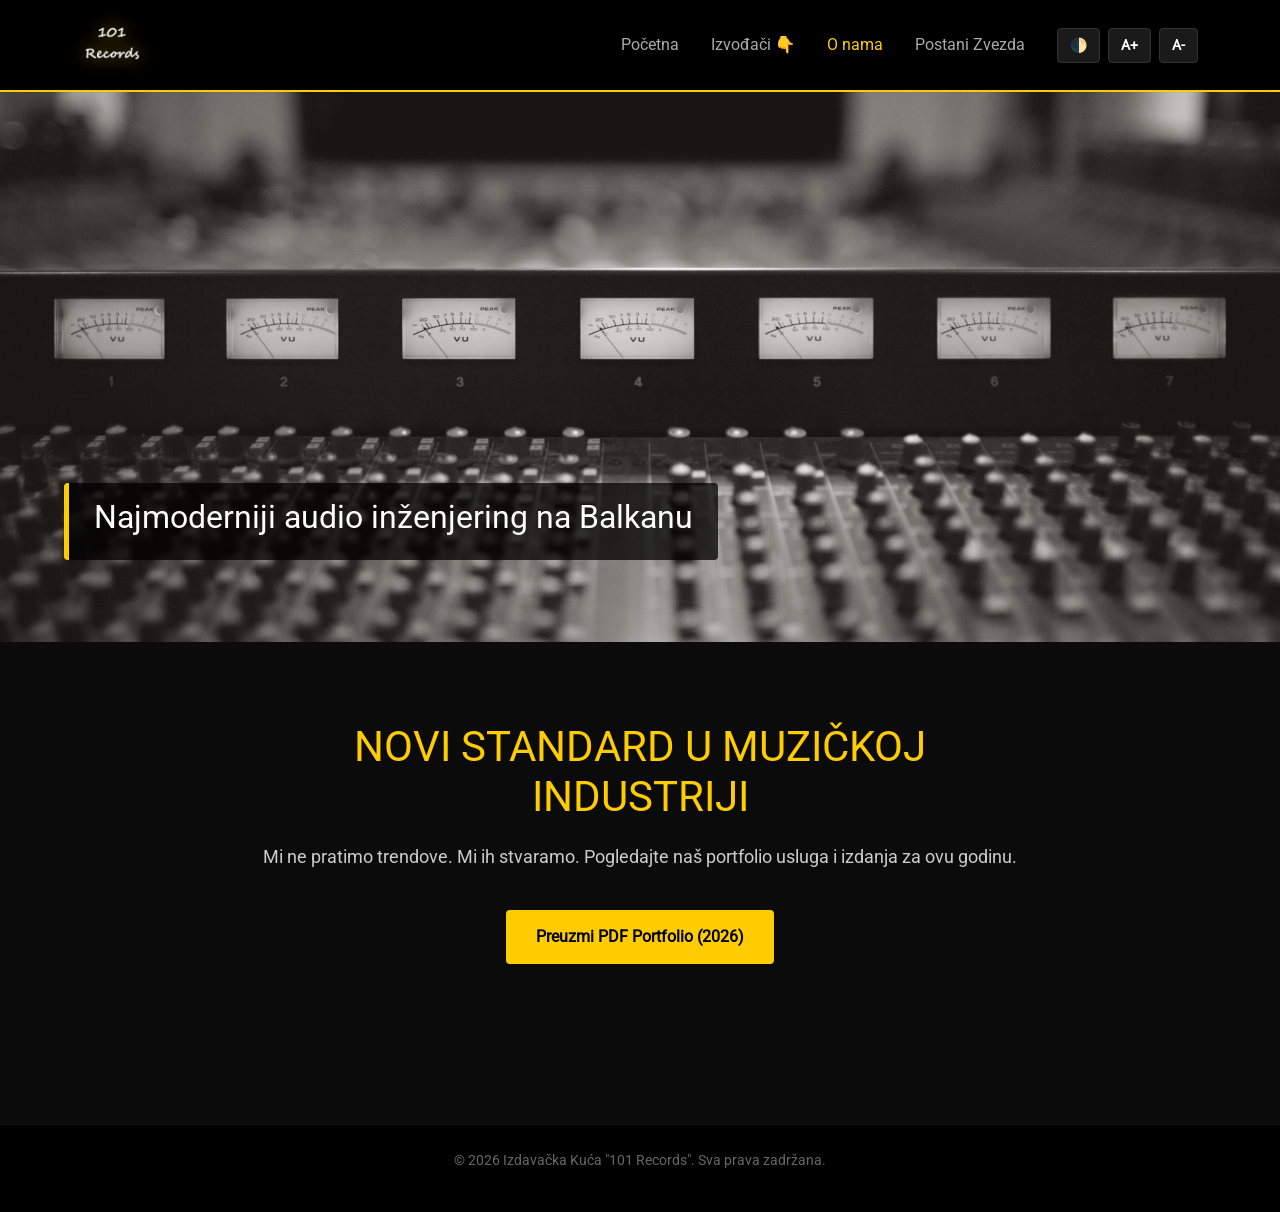
<file: index.html>
<!DOCTYPE html>
<html lang="sr">
<head>
    <meta charset="UTF-8">
    <meta name="viewport" content="width=device-width, initial-scale=1.0">
    <title>Početna | 101 Records</title>
    <link rel="icon" type="image/png" href="slike/logo.png">
    <link rel="stylesheet" href="css/bootstrap.min.css">
    <link rel="stylesheet" href="css/stilovi.css">
</head>
<body>

    <nav class="navbar navbar-expand-lg navbar-dark glavna-navigacija">
    <div class="container nav-kontejner">
        <a href="index.html" class="navbar-brand logo-link">
            <img src="slike/logo.png" alt="LZ Logo" class="sajt-logo">
        </a>

        <button class="navbar-toggler" type="button" data-bs-toggle="collapse" data-bs-target="#navbarNav" aria-controls="navbarNav" aria-expanded="false" aria-label="Toggle navigation">
            <span class="navbar-toggler-icon"></span>
        </button>

        <div class="collapse navbar-collapse" id="navbarNav">
            <ul class="navbar-nav nav-meni ms-auto align-items-center">
                <li class="nav-item"><a class="nav-link" href="index.html">Početna</a></li>
                
                <li class="nav-item ima-mega-meni">
                    <a href="izdanja.html" class="nav-link kategorije-link">Izvođači 👇</a>
                    <div class="mega-meni">
                        <div class="mega-meni-red">
                            <div class="mega-kolona">
                                <h4>Mainstream / Trap</h4>
                                <a href="izdanja.html#voyage-nucci">Voyage</a>
                                <a href="izdanja.html#relja">Klinac</a>
                            </div>
                            <div class="mega-kolona">
                                <h4>Hip-Hop & Production</h4>
                                <a href="izdanja.html#coby">Coby</a>
                                <a href="izdanja.html#mili">Relja</a>
                            </div>
                            <div class="mega-kolona">
                                <h4>Novi Talas</h4>
                                <a href="izdanja.html#crni-cerak">Rouzi</a>
                                <a href="izdanja.html#zera">Ba$ha</a>
                            </div>
                        </div>
                    </div>
                </li>
                
                <li class="nav-item"><a class="nav-link aktivno" href="o-nama.html">O nama</a></li>
                <li class="nav-item"><a class="nav-link" href="kontakt.html">Postani Zvezda</a></li>
            </ul>

            <div class="kontrole-pristupacnosti ms-lg-3 mt-3 mt-lg-0">
                <button id="promeni-mod" class="kontrola-btn" title="Promeni mod (Svetlo/Tamno)">🌓</button>
                <button id="povecaj-tekst" class="kontrola-btn" title="Povećaj slova">A+</button>
                <button id="smanji-tekst" class="kontrola-btn" title="Smanji slova">A-</button>
            </div>
        </div>
    </div>
</nav>

    <section id="slajder-sekcija">
        <div class="slajder-kontejner">
            <div class="slajd aktivni-slajd">
                <img src="slike/studio1.jpg" alt="Moderni muzički studio">
                <div class="tekst-slajda"><h2>Najmoderniji audio inženjering na Balkanu</h2></div>
            </div>
            <div class="slajd">
                <img src="slike/nastup.jpg" alt="Trap izvođač na bini">
                <div class="tekst-slajda"><h2>Dominiramo striming platformama</h2></div>
            </div>
            <div class="slajd">
                <img src="slike/spot.jpg" alt="Snimanje spota">
                <div class="tekst-slajda"><h2>Vizuelni identitet visoke produkcije</h2></div>
            </div>
        </div>
    </section>

    <main id="glavni-sadrzaj">
        <section class="promocija-izdanja">
            <h1 class="glavni-naslov">Novi Standard U Muzičkoj Industriji</h1>
            <p class="podnaslov">Mi ne pratimo trendove. Mi ih stvaramo. Pogledajte naš portfolio usluga i izdanja za ovu godinu.</p>
            <div class="promo-akcija">
                <a href="portfolio.docx.pdf" download class="dugme-katalog">Preuzmi PDF Portfolio (2026)</a>
            </div>
        </section>
    </main>

    <footer>
        <p>&copy; 2026 Izdavačka Kuća "101 Records". Sva prava zadržana.</p>
    </footer>

    <script src="js/jquery.min.js"></script>
    <script src="js/bootstrap.bundle.js"></script>
    <script src="js/skripta.js"></script> 
</body>
</html>
</file>
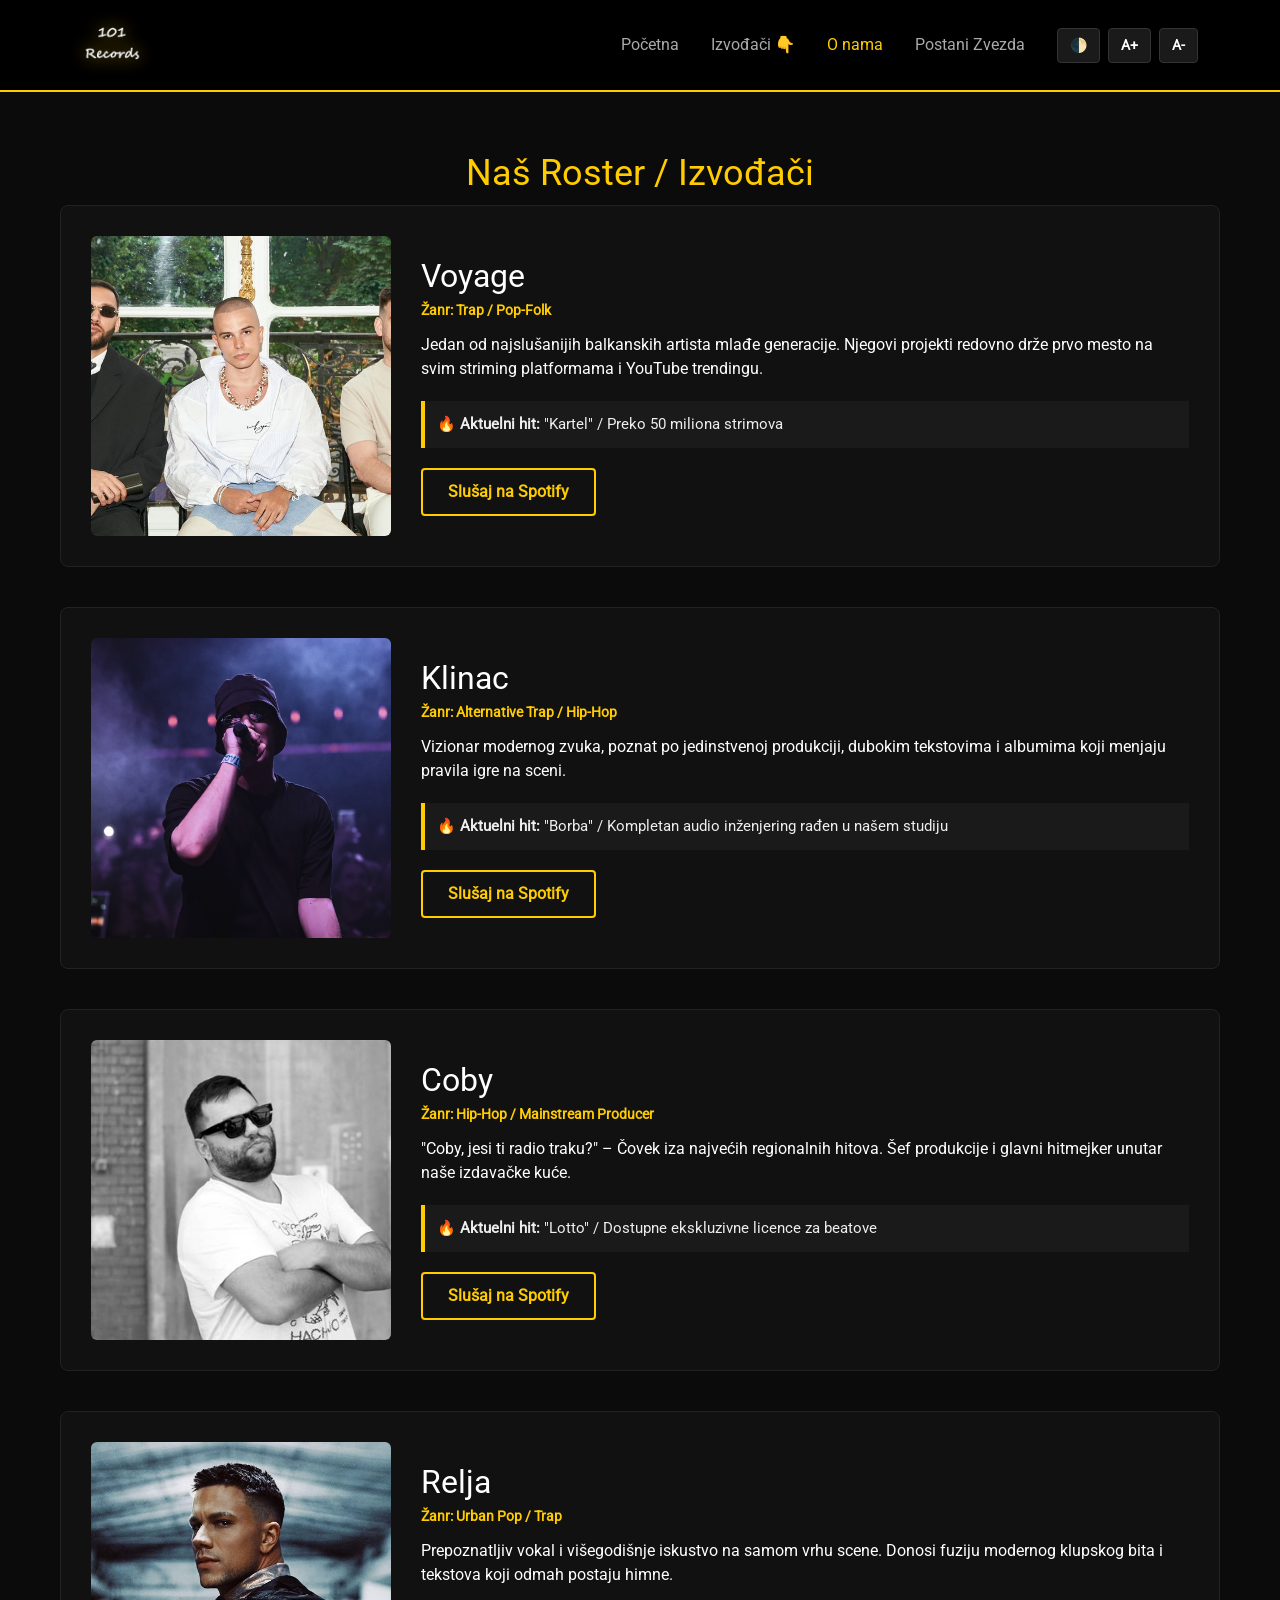
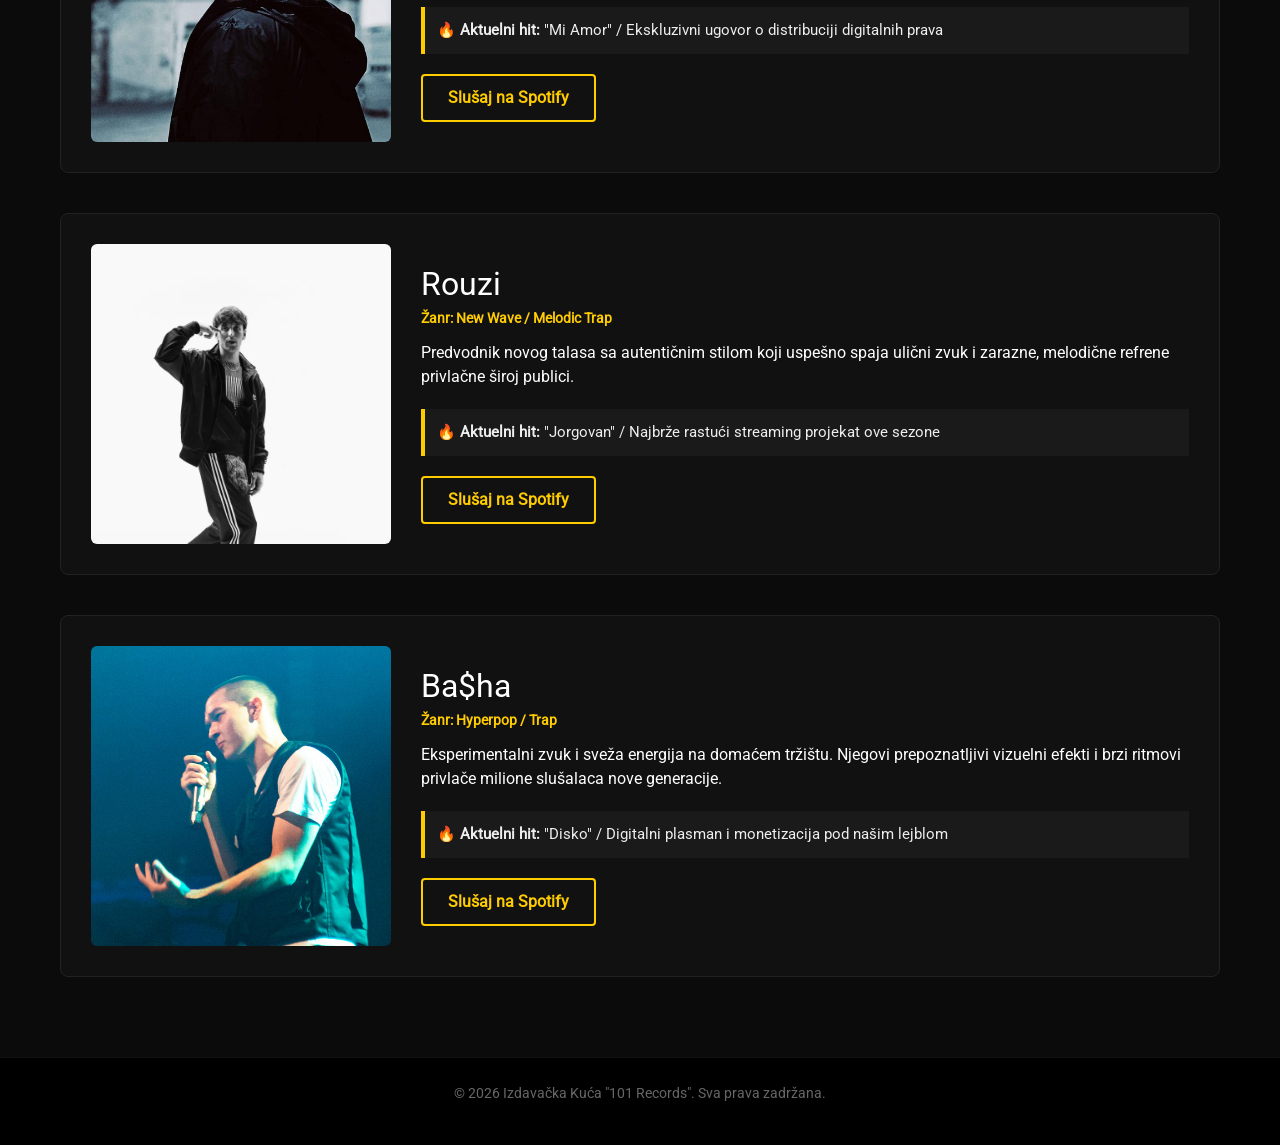
<file: izdanja.html>
<!DOCTYPE html>
<html lang="sr">
<head>
    <meta charset="UTF-8">
    <meta name="viewport" content="width=device-width, initial-scale=1.0">
    <title>Izdanja | 101 Records</title>
    <link rel="icon" type="image/png" href="slike/logo.png">
    <link rel="stylesheet" href="css/bootstrap.min.css">
    <link rel="stylesheet" href="css/stilovi.css">
</head>
<body>

   <nav class="navbar navbar-expand-lg navbar-dark glavna-navigacija">
    <div class="container nav-kontejner">
        <a href="index.html" class="navbar-brand logo-link">
            <img src="slike/logo.png" alt="LZ Logo" class="sajt-logo">
        </a>
        <button class="navbar-toggler" type="button" data-bs-toggle="collapse" data-bs-target="#navbarNav" aria-controls="navbarNav" aria-expanded="false" aria-label="Toggle navigation">
            <span class="navbar-toggler-icon"></span>
        </button>

        <div class="collapse navbar-collapse" id="navbarNav">
            <ul class="navbar-nav nav-meni ms-auto align-items-center">
                <li class="nav-item"><a class="nav-link" href="index.html">Početna</a></li>
                
                <li class="nav-item ima-mega-meni">
                    <a href="izdanja.html" class="nav-link kategorije-link">Izvođači 👇</a>
                    <div class="mega-meni">
                        <div class="mega-meni-red">
                            <div class="mega-kolona">
                                <h4>Mainstream / Trap</h4>
                                <a href="izdanja.html#voyage-nucci">Voyage</a>
                                <a href="izdanja.html#relja">Klinac</a>
                            </div>
                            <div class="mega-kolona">
                                <h4>Hip-Hop & Production</h4>
                                <a href="izdanja.html#coby">Coby</a>
                                <a href="izdanja.html#mili">Relja</a>
                            </div>
                            <div class="mega-kolona">
                                <h4>Novi Talas</h4>
                                <a href="izdanja.html#crni-cerak">Rouzi</a>
                                <a href="izdanja.html#zera">Ba$ha</a>
                            </div>
                        </div>
                    </div>
                </li>
                
                <li class="nav-item"><a class="nav-link aktivno" href="o-nama.html">O nama</a></li>
                <li class="nav-item"><a class="nav-link" href="kontakt.html">Postani Zvezda</a></li>
            </ul>

            <div class="kontrole-pristupacnosti ms-lg-3 mt-3 mt-lg-0">
                <button id="promeni-mod" class="kontrola-btn" title="Promeni mod (Svetlo/Tamno)">🌓</button>
                <button id="povecaj-tekst" class="kontrola-btn" title="Povećaj slova">A+</button>
                <button id="smanji-tekst" class="kontrola-btn" title="Smanji slova">A-</button>
            </div>
        </div>
    </div>
</nav>

    <div class="kontejner-stranice">
        <h1 class="stranica-naslov">Naš Roster / Izvođači</h1>

        <div class="mreza-izdanja-vertikalna">

            <section class="profil-izvodjaca" id="voyage-nucci">
                <div class="foto-blok">
                    <img src="slike/voyage.jpg" alt="Voyage">
                </div>
                <div class="info-blok">
                    <h2>Voyage</h2>
                    <p class="zanr-oznaka">Žanr: Trap / Pop-Folk</p>
                    <p class="biografija">Jedan od najslušanijih balkanskih artista mlađe generacije. Njegovi projekti redovno drže prvo mesto na svim striming platformama i YouTube trendingu.</p>
                    <div class="izdanje-hit">🔥 <strong>Aktuelni hit:</strong> "Kartel" / Preko 50 miliona strimova</div>
                    <a href="https://open.spotify.com/artist/7aASXckUdNXJ5X338n8C1D" target="_blank" class="dugme-strim">Slušaj na Spotify</a>
                </div>
            </section>

            <section class="profil-izvodjaca" id="relja">
                <div class="foto-blok">
                    <img src="slike/klinac.jpg" alt="Klinac">
                </div>
                <div class="info-blok">
                    <h2>Klinac</h2>
                    <p class="zanr-oznaka">Žanr: Alternative Trap / Hip-Hop</p>
                    <p class="biografija">Vizionar modernog zvuka, poznat po jedinstvenoj produkciji, dubokim tekstovima i albumima koji menjaju pravila igre na sceni.</p>
                    <div class="izdanje-hit">🔥 <strong>Aktuelni hit:</strong> "Borba" / Kompletan audio inženjering rađen u našem studiju</div>
                    <a href="https://open.spotify.com/artist/7qUe9NmkrP6EhnuWGjuk74" target="_blank" class="dugme-strim">Slušaj na Spotify</a>
                </div>
            </section>

            <section class="profil-izvodjaca" id="coby">
                <div class="foto-blok">
                    <img src="slike/coby.jpg" alt="Coby">
                </div>
                <div class="info-blok">
                    <h2>Coby</h2>
                    <p class="zanr-oznaka">Žanr: Hip-Hop / Mainstream Producer</p>
                    <p class="biografija">"Coby, jesi ti radio traku?" – Čovek iza najvećih regionalnih hitova. Šef produkcije i glavni hitmejker unutar naše izdavačke kuće.</p>
                    <div class="izdanje-hit">🔥 <strong>Aktuelni hit:</strong> "Lotto" / Dostupne ekskluzivne licence za beatove</div>
                    <a href="https://open.spotify.com/artist/6Qc96byIWUrGk7BHxfvK4F" target="_blank" class="dugme-strim">Slušaj na Spotify</a>
                </div>
            </section>

            <section class="profil-izvodjaca" id="mili">
                <div class="foto-blok">
                    <img src="slike/relja.jpg" alt="Relja">
                </div>
                <div class="info-blok">
                    <h2>Relja</h2>
                    <p class="zanr-oznaka">Žanr: Urban Pop / Trap</p>
                    <p class="biografija">Prepoznatljiv vokal i višegodišnje iskustvo na samom vrhu scene. Donosi fuziju modernog klupskog bita i tekstova koji odmah postaju himne.</p>
                    <div class="izdanje-hit">🔥 <strong>Aktuelni hit:</strong> "Mi Amor" / Ekskluzivni ugovor o distribuciji digitalnih prava</div>
                    <a href="https://open.spotify.com/artist/6WDICXAWOWnKzhABntLJ09" target="_blank" class="dugme-strim">Slušaj na Spotify</a>
                </div>
            </section>

            <section class="profil-izvodjaca" id="crni-cerak">
                <div class="foto-blok">
                    <img src="slike/rouzi.jpg" alt="Rouzi">
                </div>
                <div class="info-blok">
                    <h2>Rouzi</h2>
                    <p class="zanr-oznaka">Žanr: New Wave / Melodic Trap</p>
                    <p class="biografija">Predvodnik novog talasa sa autentičnim stilom koji uspešno spaja ulični zvuk i zarazne, melodične refrene privlačne široj publici.</p>
                    <div class="izdanje-hit">🔥 <strong>Aktuelni hit:</strong> "Jorgovan" / Najbrže rastući streaming projekat ove sezone</div>
                    <a href="https://open.spotify.com/artist/7mmSe9uGNkHJFUq4tmdCJX" target="_blank" class="dugme-strim">Slušaj na Spotify</a>
                </div>
            </section>

            <section class="profil-izvodjaca" id="zera">
                <div class="foto-blok">
                    <img src="slike/basha.jpg" alt="Ba$ha">
                </div>
                <div class="info-blok">
                    <h2>Ba$ha</h2>
                    <p class="zanr-oznaka">Žanr: Hyperpop / Trap</p>
                    <p class="biografija">Eksperimentalni zvuk i sveža energija na domaćem tržištu. Njegovi prepoznatljivi vizuelni efekti i brzi ritmovi privlače milione slušalaca nove generacije.</p>
                    <div class="izdanje-hit">🔥 <strong>Aktuelni hit:</strong> "Disko" / Digitalni plasman i monetizacija pod našim lejblom</div>
                    <a href="https://open.spotify.com/artist/1bo3VznK81Q7WdvXITphA5" target="_blank" class="dugme-strim">Slušaj na Spotify</a>
                </div>
            </section>

        </div>
    </div>

    <footer>
        <p>&copy; 2026 Izdavačka Kuća "101 Records". Sva prava zadržana.</p>
    </footer>

    <script src="js/jquery.min.js"></script>
    <script src="js/bootstrap.bundle.js"></script>
    <script src="js/skripta.js"></script>
</body>
</html>
</file>
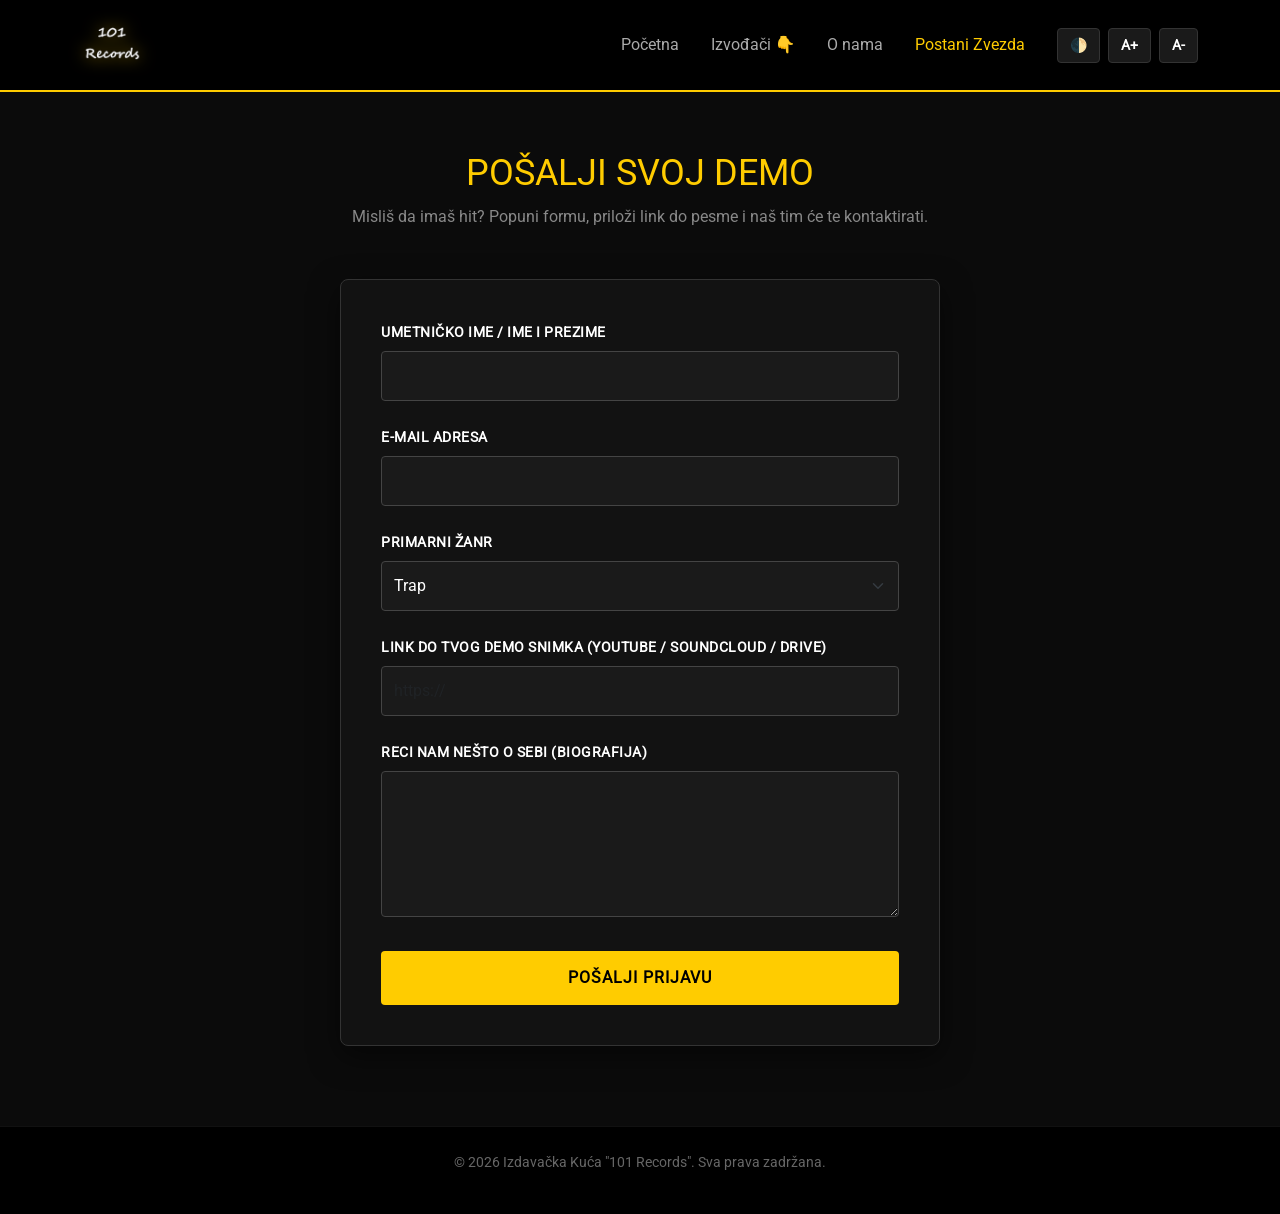
<file: kontakt.html>
<!DOCTYPE html>
<html lang="sr">
<head>
    <meta charset="UTF-8">
    <meta name="viewport" content="width=device-width, initial-scale=1.0">
    <title>Postani Zvezda | 101 Records</title>
    <link rel="icon" type="image/png" href="slike/logo.png">
    <link rel="stylesheet" href="css/bootstrap.min.css">
    <link rel="stylesheet" href="css/stilovi.css">
</head>
<body>

<nav class="navbar navbar-expand-lg navbar-dark glavna-navigacija">
    <div class="container nav-kontejner">
        <a href="index.html" class="navbar-brand logo-link">
            <img src="slike/logo.png" alt="LZ Logo" class="sajt-logo">
        </a>

        <button class="navbar-toggler" type="button" data-bs-toggle="collapse" data-bs-target="#navbarNav" aria-controls="navbarNav" aria-expanded="false" aria-label="Toggle navigation">
            <span class="navbar-toggler-icon"></span>
        </button>

        <div class="collapse navbar-collapse" id="navbarNav">
            <ul class="navbar-nav nav-meni ms-auto align-items-center">
                <li class="nav-item"><a class="nav-link" href="index.html">Početna</a></li>
                
                <li class="nav-item ima-mega-meni">
                    <a href="izdanja.html" class="nav-link kategorije-link">Izvođači 👇</a>
                    <div class="mega-meni">
                        <div class="mega-meni-red">
                            <div class="mega-kolona">
                                <h4>Mainstream / Trap</h4>
                                <a href="izdanja.html#voyage-nucci">Voyage</a>
                                <a href="izdanja.html#relja">Klinac</a>
                            </div>
                            <div class="mega-kolona">
                                <h4>Hip-Hop & Production</h4>
                                <a href="izdanja.html#coby">Coby</a>
                                <a href="izdanja.html#mili">Relja</a>
                            </div>
                            <div class="mega-kolona">
                                <h4>Novi Talas</h4>
                                <a href="izdanja.html#crni-cerak">Rouzi</a>
                                <a href="izdanja.html#zera">Ba$ha</a>
                            </div>
                        </div>
                    </div>
                </li>
                
                <li class="nav-item"><a class="nav-link" href="o-nama.html">O nama</a></li>
                <li class="nav-item"><a class="nav-link aktivno" href="kontakt.html">Postani Zvezda</a></li>
            </ul>

            <div class="kontrole-pristupacnosti ms-lg-3 mt-3 mt-lg-0">
                <button id="promeni-mod" class="kontrola-btn" title="Promeni mod (Svetlo/Tamno)">🌓</button>
                <button id="povecaj-tekst" class="kontrola-btn" title="Povećaj slova">A+</button>
                <button id="smanji-tekst" class="kontrola-btn" title="Smanji slova">A-</button>
            </div>
        </div>
    </div>
</nav>

<div class="kontejner-stranice">
    <h1 class="stranica-naslov">POŠALJI SVOJ DEMO</h1>
    <p class="stranica-opis">Misliš da imaš hit? Popuni formu, priloži link do pesme i naš tim će te kontaktirati.</p>
    
    <div class="kontakt-forma-okvir">
        <form id="kontaktForma" action="#" method="POST" novalidate>
            <div class="mb-4">
                <label for="ime" class="form-label">Umetničko Ime / Ime i Prezime</label>
                <input type="text" class="form-control" id="ime" required>
            </div>
            
            <div class="mb-4">
                <label for="email" class="form-label">E-mail adresa</label>
                <input type="email" class="form-control" id="email" required>
            </div>
            
            <div class="mb-4">
                <label for="zanr" class="form-label">Primarni Žanr</label>
                <select class="form-select" id="zanr">
                    <option>Trap</option>
                    <option>Hip-Hop / Rap</option>
                    <option>Drill</option>
                    <option>R&B / Pop-Folk</option>
                </select>
            </div>
            
            <div class="mb-4">
                <label for="link" class="form-label">Link do tvog demo snimka (YouTube / Soundcloud / Drive)</label>
                <input type="url" class="form-control" id="link" placeholder="https://" required>
            </div>
            
            <div class="mb-4">
                <label for="poruka" class="form-label">Reci nam nešto o sebi (Biografija)</label>
                <textarea class="form-control" id="poruka" rows="5"></textarea>
            </div>
            
            <button type="submit" class="dugme-narudzba-forma">POŠALJI PRIJAVU</button>
        </form>
    </div>
</div>

<footer>
    <p>&copy; 2026 Izdavačka Kuća "101 Records". Sva prava zadržana.</p>
</footer>

<script src="js/jquery.min.js"></script>
<script src="js/bootstrap.bundle.js"></script>
<script src="js/skripta.js"></script>
</body>
</html>
</file>
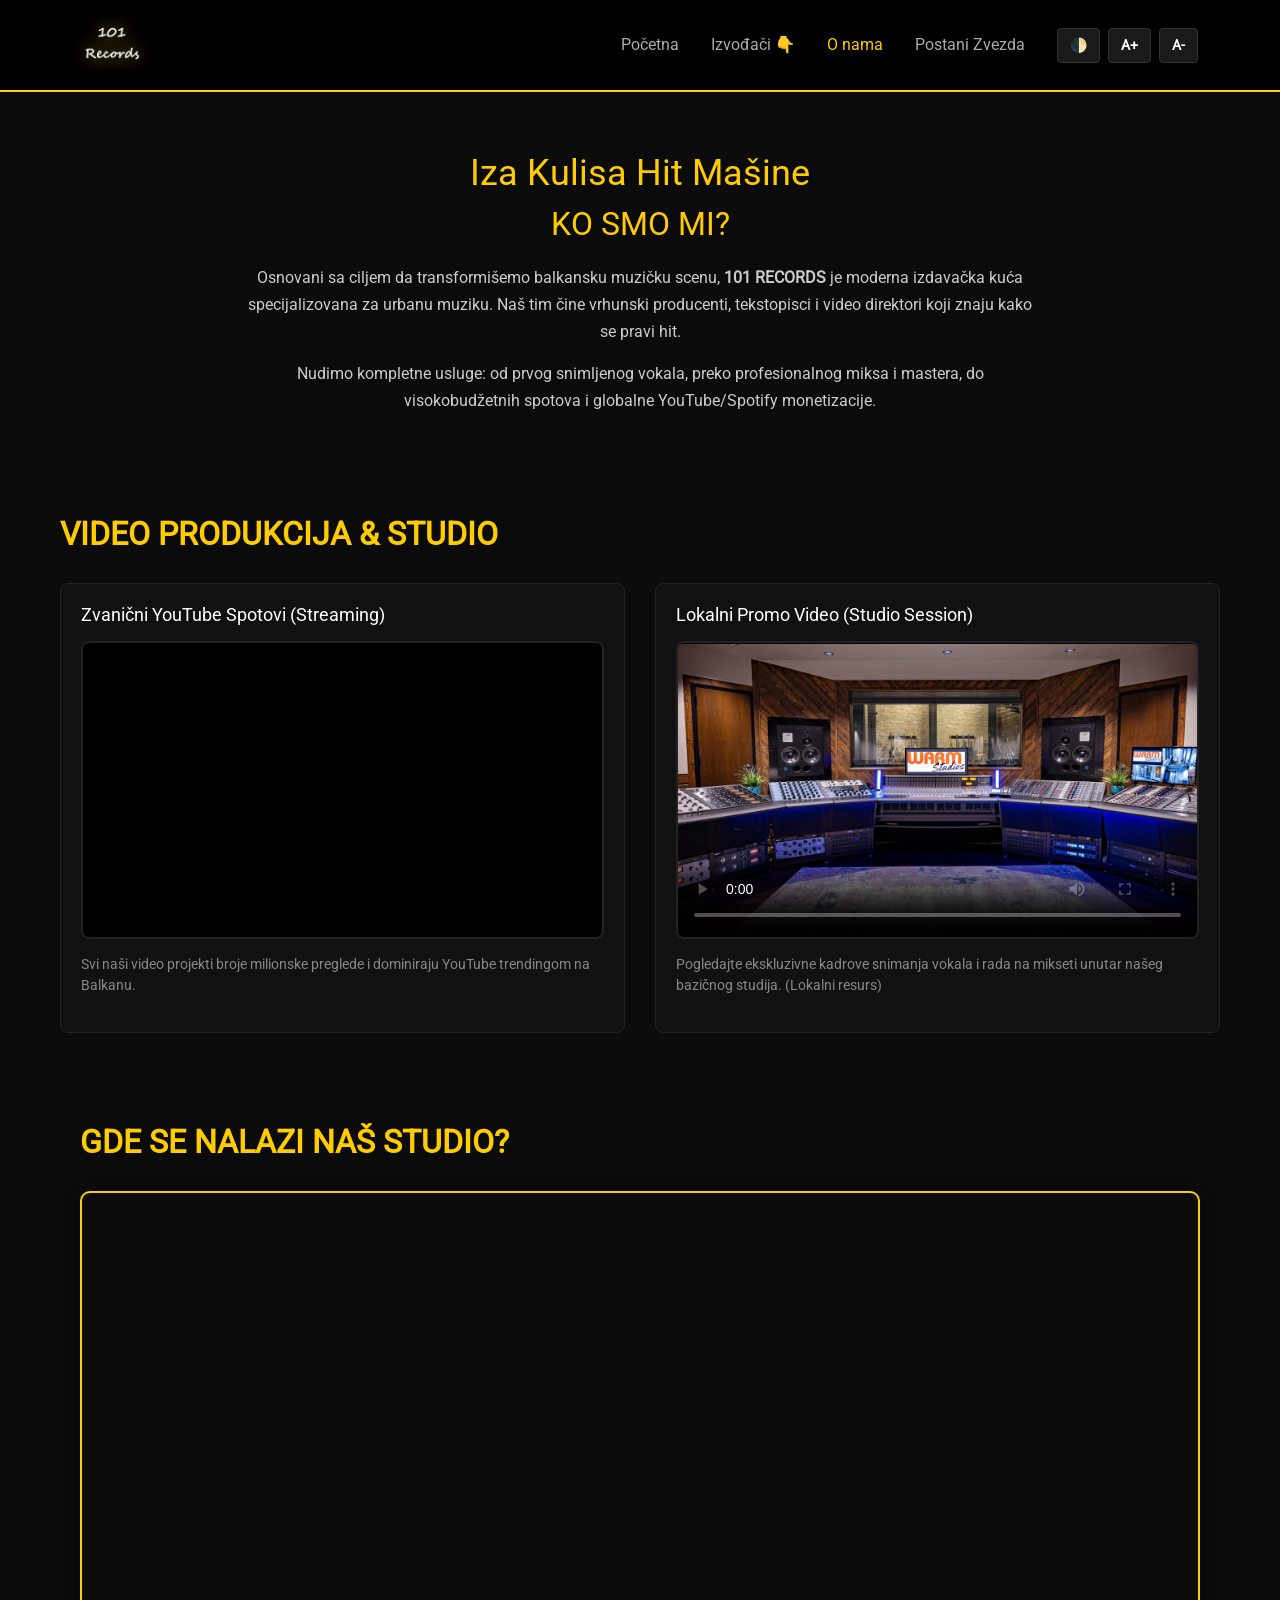
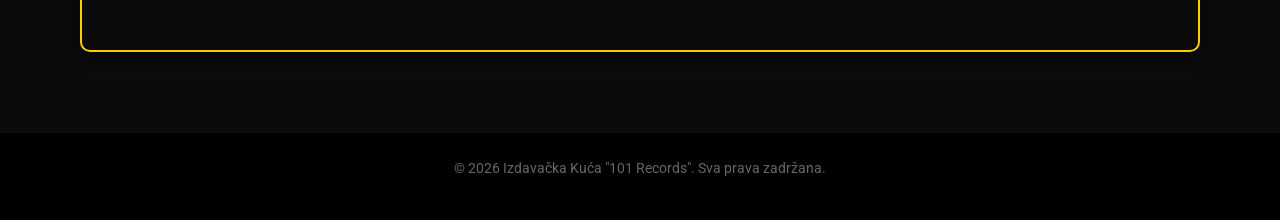
<file: o-nama.html>
<!DOCTYPE html>
<html lang="sr">
<head>
    <meta charset="UTF-8">
    <meta name="viewport" content="width=device-width, initial-scale=1.0">
    <title>O nama | 101 Records</title>
    <link rel="icon" type="image/png" href="slike/logo.png">
    <link rel="stylesheet" href="css/bootstrap.min.css">
    <link rel="stylesheet" href="css/stilovi.css">
</head>
<body>

    <nav class="navbar navbar-expand-lg navbar-dark glavna-navigacija">
    <div class="container nav-kontejner">
        <a href="index.html" class="navbar-brand logo-link">
            <img src="slike/logo.png" alt="LZ Logo" class="sajt-logo">
        </a>

        <button class="navbar-toggler" type="button" data-bs-toggle="collapse" data-bs-target="#navbarNav" aria-controls="navbarNav" aria-expanded="false" aria-label="Toggle navigation">
            <span class="navbar-toggler-icon"></span>
        </button>

        <div class="collapse navbar-collapse" id="navbarNav">
            <ul class="navbar-nav nav-meni ms-auto align-items-center">
                <li class="nav-item"><a class="nav-link" href="index.html">Početna</a></li>
                
                <li class="nav-item ima-mega-meni">
                    <a href="izdanja.html" class="nav-link kategorije-link">Izvođači 👇</a>
                    <div class="mega-meni">
                        <div class="mega-meni-red">
                            <div class="mega-kolona">
                                <h4>Mainstream / Trap</h4>
                                <a href="izdanja.html#voyage-nucci">Voyage</a>
                                <a href="izdanja.html#relja">Klinac</a>
                            </div>
                            <div class="mega-kolona">
                                <h4>Hip-Hop & Production</h4>
                                <a href="izdanja.html#coby">Coby</a>
                                <a href="izdanja.html#mili">Relja</a>
                            </div>
                            <div class="mega-kolona">
                                <h4>Novi Talas</h4>
                                <a href="izdanja.html#crni-cerak">Rouzi</a>
                                <a href="izdanja.html#zera">Ba$ha</a>
                            </div>
                        </div>
                    </div>
                </li>
                
                <li class="nav-item"><a class="nav-link aktivno" href="o-nama.html">O nama</a></li>
                <li class="nav-item"><a class="nav-link" href="kontakt.html">Postani Zvezda</a></li>
            </ul>

            <div class="kontrole-pristupacnosti ms-lg-3 mt-3 mt-lg-0">
                <button id="promeni-mod" class="kontrola-btn" title="Promeni mod (Svetlo/Tamno)">🌓</button>
                <button id="povecaj-tekst" class="kontrola-btn" title="Povećaj slova">A+</button>
                <button id="smanji-tekst" class="kontrola-btn" title="Smanji slova">A-</button>
            </div>
        </div>
    </div>
</nav>

    <div class="kontejner-stranice">
        <h1 class="stranica-naslov">Iza Kulisa Hit Mašine</h1>
        
        <div class="o-nama-sadrzaj">
            <div class="tekst-blok-centriran">
                <h2>Ko smo mi?</h2>
                <p>Osnovani sa ciljem da transformišemo balkansku muzičku scenu, <strong>101 RECORDS</strong> je moderna izdavačka kuća specijalizovana za urbanu muziku. Naš tim čine vrhunski producenti, tekstopisci i video direktori koji znaju kako se pravi hit.</p>
                <p>Nudimo kompletne usluge: od prvog snimljenog vokala, preko profesionalnog miksa i mastera, do visokobudžetnih spotova i globalne YouTube/Spotify monetizacije.</p>
            </div>
        </div>
            
        <div class="video-sekcija-izmenjena" id="video">
            <h2 class="sekcija-naslov-video">Video Produkcija & Studio</h2>
            
            <div class="mreza-videa">
                <div class="video-karta">
                    <h3>Zvanični YouTube Spotovi (Streaming)</h3>
                    <div class="video-kontejner">
                        <iframe src="https://www.youtube-nocookie.com/embed/6qKEHjar8ug" title="Đorđe - Bolji Loš / Kain" frameborder="0" allow="accelerometer; autoplay; clipboard-write; encrypted-media; gyroscope; picture-in-picture; web-share" allowfullscreen></iframe>
                    </div>
                    <p>Svi naši video projekti broje milionske preglede i dominiraju YouTube trendingom na Balkanu.</p>
                </div>

                <div class="video-karta">
                    <h3>Lokalni Promo Video (Studio Session)</h3>
                    <div class="video-kontejner">
                        <video controls poster="slike/studioposter.jpg">
                            <source src="slike/studiopromo.mp4" type="video/mp4">
                            Vaš pregledač ne podržava video tag.
                        </video>
                    </div>
                    <p>Pogledajte ekskluzivne kadrove snimanja vokala i rada na mikseti unutar našeg bazičnog studija. (Lokalni resurs)</p>
                </div>
            </div>
        </div>

        <div class="lokacija-sekcija">
            <h2 class="sekcija-naslov-video">Gde se nalazi naš studio?</h2>
            <div class="mapa-okvir">
                <iframe 
                    src="https://www.google.com/maps/embed?pb=!1m18!1m12!1m3!1d2803.2435436329486!2d20.3794552!3d45.3795604!2m3!1f0!2f0!3f0!3m2!1i1024!2i768!4f13.1!3m3!1m2!1s0x475adb6c0f745bc3%3A0x4afb4552043a326a!2sTehni%C4%8Dki+fakultet+%22Mihajlo+Pupin%22!5e0!3m2!1ssr!2srs!4v1716730000000!5m2!1ssr!2srs"
                    width="100%" 
                    height="450" 
                    style="border:0; border-radius: 8px;" 
                    allowfullscreen="" 
                    loading="lazy" 
                    referrerpolicy="no-referrer-when-downgrade">
                </iframe>
            </div>
        </div>
    </div>

    <footer>
        <p>&copy; 2026 Izdavačka Kuća "101 Records". Sva prava zadržana.</p>
    </footer>

    <script src="js/jquery.min.js"></script>
    <script src="js/bootstrap.bundle.js"></script>
    <script src="js/skripta.js"></script>
</body>
</html>
</file>
<file: css/stilovi.css>
/* 1. GLOBALNI STILOVI I FONTOVI */
@font-face {
    font-family: 'RobotoLokalni';
    src: url('fontovi/Roboto-Regular.ttf') format('truetype');
}

* {
    margin: 0;
    padding: 0;
    box-sizing: border-box;
}

html {
    scroll-behavior: smooth;
}

body {
    font-family: 'RobotoLokalni', sans-serif;
    background-color: #0b0b0b;
    color: #ffffff;
}

/*2. BOOTSTRAP RESPONZIVNA NAVIGACIJA & KONTROLE*/
.glavna-navigacija {
    background-color: #000000 !important;
    border-bottom: 2px solid #ffcc00;
    padding: 10px 0;
}

.logo-link {
    display: flex;
    align-items: center;
    text-decoration: none;
    color: #ffffff;
    font-weight: bold;
    font-size: 22px;
    letter-spacing: 1px;
}

.sajt-logo {
    width: 60px;
    height: 60px;
    margin-right: 12px;
    object-fit: contain;
    filter: drop-shadow(0px 0px 8px rgba(255, 204, 0, 0.5));
    transition: transform 0.3s ease;
}

.logo-link:hover .sajt-logo {
    transform: scale(1.1);
}

.nav-meni .nav-link {
    color: #aaaaaa !important;
    text-decoration: none;
    padding: 8px 16px !important;
    font-weight: 500;
    transition: color 0.3s ease;
}

.nav-meni .nav-link:hover, 
.nav-meni .nav-link.aktivno {
    color: #ffcc00 !important;
}

.navbar-toggler {
    border-color: #ffcc00 !important;
}

.navbar-toggler-icon {
    filter: invert(80%) sepia(50%) saturate(2000%) hue-rotate(5deg);
}

.kontrole-pristupacnosti {
    display: flex;
    gap: 8px;
    margin-left: 20px;
}

.kontrola-btn {
    background-color: #1a1a1a;
    color: #ffffff;
    border: 1px solid #333333;
    padding: 6px 12px;
    font-size: 14px;
    font-weight: bold;
    border-radius: 4px;
    cursor: pointer;
    transition: all 0.2s ease;
}

.kontrola-btn:hover {
    background-color: #ffcc00;
    color: #000000;
    border-color: #ffcc00;
}

/* 3. POPRAVLJEN I OSIGURAN TAMNI MEGA MENI */
.ima-mega-meni {
    position: relative;
    padding-bottom: 20px !important; 
    margin-bottom: -20px !important;
}

.glavna-navigacija .mega-meni {
    display: none;
    position: absolute;
    top: 100%; 
    left: 50%;
    transform: translateX(-50%);
    width: 90vw;
    max-width: 1000px;
    background-color: #111111 !important;
    border: 2px solid #ffcc00;
    border-radius: 8px;
    padding: 25px 20px 20px 20px; 
    box-shadow: 0px 8px 25px rgba(0, 0, 0, 0.7);
    z-index: 9999;
}

@media (min-width: 992px) {
    .glavna-navigacija .ima-mega-meni:hover .mega-meni {
        display: block !important;
    }
}

.mega-meni-red {
    display: flex;
    justify-content: space-between;
    gap: 20px;
}

.mega-kolona {
    flex: 1;
    display: flex;
    flex-direction: column;
}

.mega-kolona h4 {
    color: #ffcc00 !important;
    font-size: 16px;
    font-weight: bold;
    margin-bottom: 15px;
    text-transform: uppercase;
    letter-spacing: 1px;
    border-bottom: 1px solid #222;
    padding-bottom: 5px;
}

.mega-kolona a {
    display: block;
    color: #ffffff !important;
    text-decoration: none;
    padding: 6px 0;
    font-size: 14px;
    transition: color 0.2s ease, padding-left 0.2s ease;
}

.mega-kolona a:hover {
    color: #ffcc00 !important;
    padding-left: 5px;
}

/*4. JQUERY FADE SLAJDER (POČETNA)*/
.slajder-kontejner {
    position: relative;
    width: 100%;
    height: 550px;
    overflow: hidden;
    background-color: #000;
}

.slajd {
    position: absolute;
    top: 0;
    left: 0;
    width: 100%;
    height: 100%;
    opacity: 0;
    transition: opacity 1.0s ease-in-out;
    z-index: 1;
}

.slajd.aktivni-slajd {
    opacity: 1;
    z-index: 2;
}

.slajd img {
    width: 100%;
    height: 100%;
    object-fit: cover;
    object-position: center;
}

.tekst-slajda {
    position: absolute;
    bottom: 15%;
    left: 5%;
    background: rgba(0, 0, 0, 0.75);
    padding: 15px 25px;
    border-left: 5px solid #ffcc00;
    color: #fff;
    border-radius: 4px;
    z-index: 3;
}

/* 5. UNIVERZALNI KONTEJNERI I PROMO ELEMENTI */
.promocija-izdanja {
    text-align: center;
    padding: 80px 20px;
    max-width: 800px;
    margin: 0 auto;
}

.glavni-naslov {
    font-size: 42px;
    color: #ffcc00;
    margin-bottom: 20px;
    text-transform: uppercase;
}

.podnaslov {
    font-size: 18px;
    color: #cccccc;
    margin-bottom: 40px;
}

.dugme-katalog {
    display: inline-block;
    background-color: #ffcc00;
    color: #000000;
    text-decoration: none;
    padding: 15px 30px;
    font-weight: bold;
    border-radius: 4px;
    transition: background 0.3s ease;
}

.dugme-katalog:hover {
    background-color: #e6b800;
    color: #000;
}

.kontejner-stranice {
    max-width: 1200px;
    margin: 60px auto;
    padding: 0 20px;
}

.stranica-naslov {
    font-size: 36px;
    color: #ffcc00;
    text-align: center;
    margin-bottom: 10px;
    margin-top: 10px;
}

.stranica-opis {
    text-align: center;
    color: #888888;
    margin-bottom: 50px;
}

.tekst-blok-centriran {
    max-width: 800px;
    margin: 0 auto 50px auto;
    text-align: center;
}

.tekst-blok-centriran h2 {
    color: #ffcc00;
    font-size: 32px;
    margin-bottom: 20px;
    text-transform: uppercase;
}

.tekst-blok-centriran p {
    color: #cccccc;
    font-size: 16px;
    line-height: 1.7;
    margin-bottom: 15px;
}

/*6. STRANICA "IZDANJA" (ROSTER IZVOĐAČA)*/
.mreza-izdanja-vertikalna {
    display: flex;
    flex-direction: column;
    gap: 40px;
}

.profil-izvodjaca {
    display: flex;
    background-color: #111111;
    border: 1px solid #222222;
    border-radius: 8px;
    overflow: hidden;
    padding: 30px;
    gap: 30px;
    align-items: center;
    scroll-margin-top: 100px; 
    transition: border-color 0.3s ease;
}

.profil-izvodjaca:hover {
    border-color: #ffcc00;
}

.foto-blok {
    flex: 1;
    max-width: 300px;
    height: 300px;
}

.foto-blok img {
    width: 100%;
    height: 100%;
    object-fit: cover;
    border-radius: 6px;
}

.info-blok {
    flex: 2;
}

.info-blok h2 {
    font-size: 32px;
    color: #ffffff;
    margin-bottom: 5px;
}

.izdanje-hit {
    background-color: #1a1a1a;
    padding: 12px;
    border-left: 4px solid #ffcc00;
    margin: 20px 0;
    font-size: 15px;
    color: #eeeeee;
}

.dugme-strim {
    display: inline-block;
    padding: 10px 25px;
    border: 2px solid #ffcc00;
    color: #ffcc00;
    text-decoration: none;
    font-weight: bold;
    border-radius: 4px;
    transition: all 0.3s ease;
}

.dugme-strim:hover {
    background-color: #ffcc00;
    color: #000;
}

.mreza-izdanja {
    display: flex;
    gap: 30px;
    justify-content: center;
    flex-wrap: wrap;
}

.kartica-izdanja {
    background-color: #111111;
    border: 1px solid #222222;
    border-radius: 8px;
    width: 350px;
    overflow: hidden;
    transition: transform 0.3s ease, border-color 0.3s ease;
}

.kartica-izdanja:hover {
    transform: translateY(-5px);
    border-color: #ffcc00;
}

.kontejner-slike {
    width: 100%;
    height: 280px;
    overflow: hidden;
}

.slika-artikla {
    width: 100%;
    height: 100%;
    object-fit: cover;
    transition: transform 0.3s ease;
}

.kartica-izdanja:hover .slika-artikla {
    transform: scale(1.05);
}

.detalji-izdanja {
    padding: 20px;
}

.detalji-izdanja h3 {
    font-size: 20px;
    margin-bottom: 8px;
}

.zanr-oznaka {
    color: #ffcc00;
    font-size: 14px;
    font-weight: bold;
    margin-bottom: 12px;
}

.opis-albuma {
    color: #aaaaaa;
    font-size: 14px;
    height: 60px;
    overflow: hidden;
    margin-bottom: 15px;
}

.cena-albuma {
    font-size: 18px;
    font-weight: bold;
    margin-bottom: 15px;
}

.dugme-narudzba {
    width: 100%;
    background-color: transparent;
    border: 2px solid #ffcc00;
    color: #ffcc00;
    padding: 10px;
    font-weight: bold;
    border-radius: 4px;
    cursor: pointer;
    transition: all 0.3s ease;
}

.dugme-narudzba:hover {
    background-color: #ffcc00;
    color: #000;
}

/* 7. VIDEO SEKCIJA & MULTIMEDIJA (O NAMA)*/
.video-sekcija-izmenjena {
    margin-top: 60px;
    padding: 40px 0;
}

.sekcija-naslov-video {
    color: #ffcc00;
    margin-bottom: 30px;
    text-transform: uppercase;
    font-weight: bold;
}

.mreza-videa {
    display: flex;
    gap: 30px;
    flex-wrap: wrap;
}

.video-karta {
    flex: 1;
    min-width: 340px;
    background-color: #111111;
    border: 1px solid #222222;
    padding: 20px;
    border-radius: 8px;
}

.video-karta h3 {
    font-size: 18px;
    margin-bottom: 15px;
    color: #ffffff;
}

.video-kontejner {
    position: relative;
    padding-bottom: 56.25%;
    height: 0;
    overflow: hidden;
    border-radius: 8px;
    border: 2px solid #222;
}

.video-kontejner iframe,
.video-kontejner video {
    position: absolute;
    top: 0;
    left: 0;
    width: 100%;
    height: 100%;
    border: 0;
    background-color: #000;
}

.video-karta p {
    color: #888888;
    font-size: 14px;
    margin-top: 15px;
    line-height: 1.5;
}

/* 8. EKSTERNA GOOGLE MAPA SECKCIJA*/
.lokacija-sekcija {
    margin: 50px auto;
    max-width: 1200px;
    padding: 0 20px;
}

.mapa-okvir {
    border: 2px solid #ffcc00;
    border-radius: 10px;
    overflow: hidden;
    box-shadow: 0 4px 15px rgba(0, 0, 0, 0.5);
}

/* 9. KONTAKT FORMA (POSTANI ZVEZDA)*/
.kontakt-forma-okvir {
    max-width: 600px;
    margin: 0 auto;
    background-color: #121212;
    border: 1px solid #333333;
    padding: 40px;
    border-radius: 8px;
    box-shadow: 0 10px 30px rgba(0, 0, 0, 0.5);
}

.kontakt-forma-okvir .form-label {
    color: #ffffff !important;
    font-weight: bold;
    font-size: 14px;
    text-transform: uppercase;
    letter-spacing: 0.5px;
    margin-bottom: 8px;
}

.kontakt-forma-okvir .form-control,
.kontakt-forma-okvir .form-select {
    background-color: #1a1a1a !important;
    color: #ffffff !important;
    border: 1px solid #444444 !important;
    padding: 12px;
    border-radius: 4px;
    transition: all 0.3s ease;
}

.kontakt-forma-okvir .form-control:focus,
.kontakt-forma-okvir .form-select:focus {
    background-color: #222222 !important;
    border-color: #ffcc00 !important;
    box-shadow: 0 0 8px rgba(255, 204, 0, 0.2) !important;
    outline: none;
}

.dugme-narudzba-forma {
    width: 100%;
    background-color: #ffcc00;
    color: #000000;
    border: none;
    padding: 15px;
    font-weight: bold;
    font-size: 16px;
    text-transform: uppercase;
    letter-spacing: 1px;
    border-radius: 4px;
    cursor: pointer;
    transition: background-color 0.3s ease, transform 0.2s ease;
    margin-top: 10px;
}

.dugme-narudzba-forma:hover {
    background-color: #e6b800;
    transform: translateY(-2px);
}

.dugme-narudzba-forma:active {
    transform: translateY(0);
}

/* 10. SVETLI MOD (LIGHT MODE) PRAVILA*/
body.svetli-mod {
    background-color: #ffffff !important;
    color: #111111 !important;
}

body.svetli-mod .glavna-navigacija {
    background-color: #f5f5f5 !important;
    border-bottom: 2px solid #111111 !important;
}

body.svetli-mod .nav-meni .nav-link,
body.svetli-mod .logo-link {
    color: #333333 !important;
}

body.svetli-mod .nav-meni .nav-link:hover,
body.svetli-mod .nav-meni .nav-link.aktivno {
    color: #e6b800 !important;
}

body.svetli-mod .mega-meni {
    background-color: #eaeaea !important;
    border: 1px solid #cccccc !important;
}

body.svetli-mod .mega-kolona h4 {
    color: #111111 !important;
    border-bottom: 1px solid #cccccc !important;
}

body.svetli-mod .mega-kolona a {
    color: #444444 !important;
}

body.svetli-mod .mega-kolona a:hover {
    color: #e6b800 !important;
}

body.svetli-mod .glavni-naslov,
body.svetli-mod .stranica-naslov,
body.svetli-mod .tekst-blok-centriran h2,
body.svetli-mod .sekcija-naslov-video {
    color: #111111 !important;
}

body.svetli-mod .podnaslov,
body.svetli-mod .stranica-opis,
body.svetli-mod .tekst-blok-centriran p {
    color: #333333 !important;
}

body.svetli-mod .profil-izvodjaca,
body.svetli-mod .video-karta,
body.svetli-mod .kartica-izdanja {
    background-color: #f9f9f9 !important;
    border-color: #dddddd !important;
}

body.svetli-mod .info-blok h2,
body.svetli-mod .video-karta h3,
body.svetli-mod .detalji-izdanja h3 {
    color: #111111 !important;
}

body.svetli-mod .izdanje-hit {
    background-color: #eeeeee !important;
    color: #222222 !important;
    border-left: 4px solid #111111 !important;
}

body.svetli-mod .video-karta p,
body.svetli-mod .opis-albuma {
    color: #555555 !important;
}

body.svetli-mod .kontakt-forma-okvir {
    background-color: #f9f9f9 !important;
    border-color: #dddddd !important;
    box-shadow: 0 10px 30px rgba(0, 0, 0, 0.1) !important;
}

body.svetli-mod .kontakt-forma-okvir .form-label {
    color: #111111 !important;
}

body.svetli-mod .kontakt-forma-okvir .form-control,
body.svetli-mod .kontakt-forma-okvir .form-select {
    background-color: #ffffff !important;
    color: #111111 !important;
    border: 1px solid #cccccc !important;
}

body.svetli-mod .kontrola-btn {
    background-color: #eeeeee;
    color: #111111;
    border-color: #cccccc;
}

body.svetli-mod .kontrola-btn:hover {
    background-color: #111111;
    color: #ffffff;
    border-color: #111111;
}

body.svetli-mod footer {
    background-color: #f5f5f5 !important;
    color: #777777 !important;
    border-top: 1px solid #dddddd !important;
}

/* 11. POTPUNA RESPONZIVNOST KROZ MEDIJSKE UPITE */
@media (max-width: 991px) {
    .navbar-collapse {
        background-color: #000000;
        padding: 20px;
        border-radius: 8px;
        margin-top: 10px;
    }

    body.svetli-mod .navbar-collapse {
        background-color: #f5f5f5;
    }
    
    .nav-meni {
        flex-direction: column;
        text-align: center;
        width: 100%;
    }

    .nav-meni .nav-item {
        margin: 5px 0;
    }

    .kontrole-pristupacnosti {
        margin-top: 15px;
        margin-left: 0;
        justify-content: center;
        width: 100%;
    }

    .mega-meni {
        position: static !important;
        transform: none !important;
        width: 100%;
        box-shadow: none;
        border: none;
        display: none; 
        background: #111;
    }
    
    .ima-mega-meni:hover .mega-meni {
        display: block !important;
    }

    .mega-meni-red {
        flex-direction: column;
        gap: 15px;
        padding: 0;
    }

    .mega-kolona {
        text-align: center;
    }

    /* Elementi na stranicama */
    .stranica-naslov {
        font-size: 2rem !important;
    }

    .stranica-opis {
        font-size: 1rem !important;
        padding: 0 15px;
    }

    .kontejner-stranice {
        padding: 10px;
        margin: 30px auto;
    }

    .mreza-videa {
        flex-direction: column;
        gap: 20px;
    }

    .video-karta {
        min-width: 100%;
    }

    .video-kontejner iframe, 
    .video-kontejner video {
        height: 220px;
    }

    .mapa-okvir iframe {
        height: 300px;
    }

    .lokacija-sekcija {
        padding: 0 10px;
        margin: 30px auto;
    }

    .profil-izvodjaca {
        flex-direction: column !important;
        text-align: center;
        padding: 20px;
    }

    .foto-blok {
        width: 100% !important;
        max-width: 280px;
        margin: 0 auto;
    }

    .info-blok {
        width: 100% !important;
    }

    .kontakt-forma-okvir {
        padding: 25px 15px !important;
        margin: 0 10px;
    }
}

/* 12. FUTER*/
footer {
    background-color: #000000;
    text-align: center;
    padding: 25px;
    color: #666666;
    font-size: 14px;
    border-top: 1px solid #111111;
    margin-top: 80px;
}
</file>
